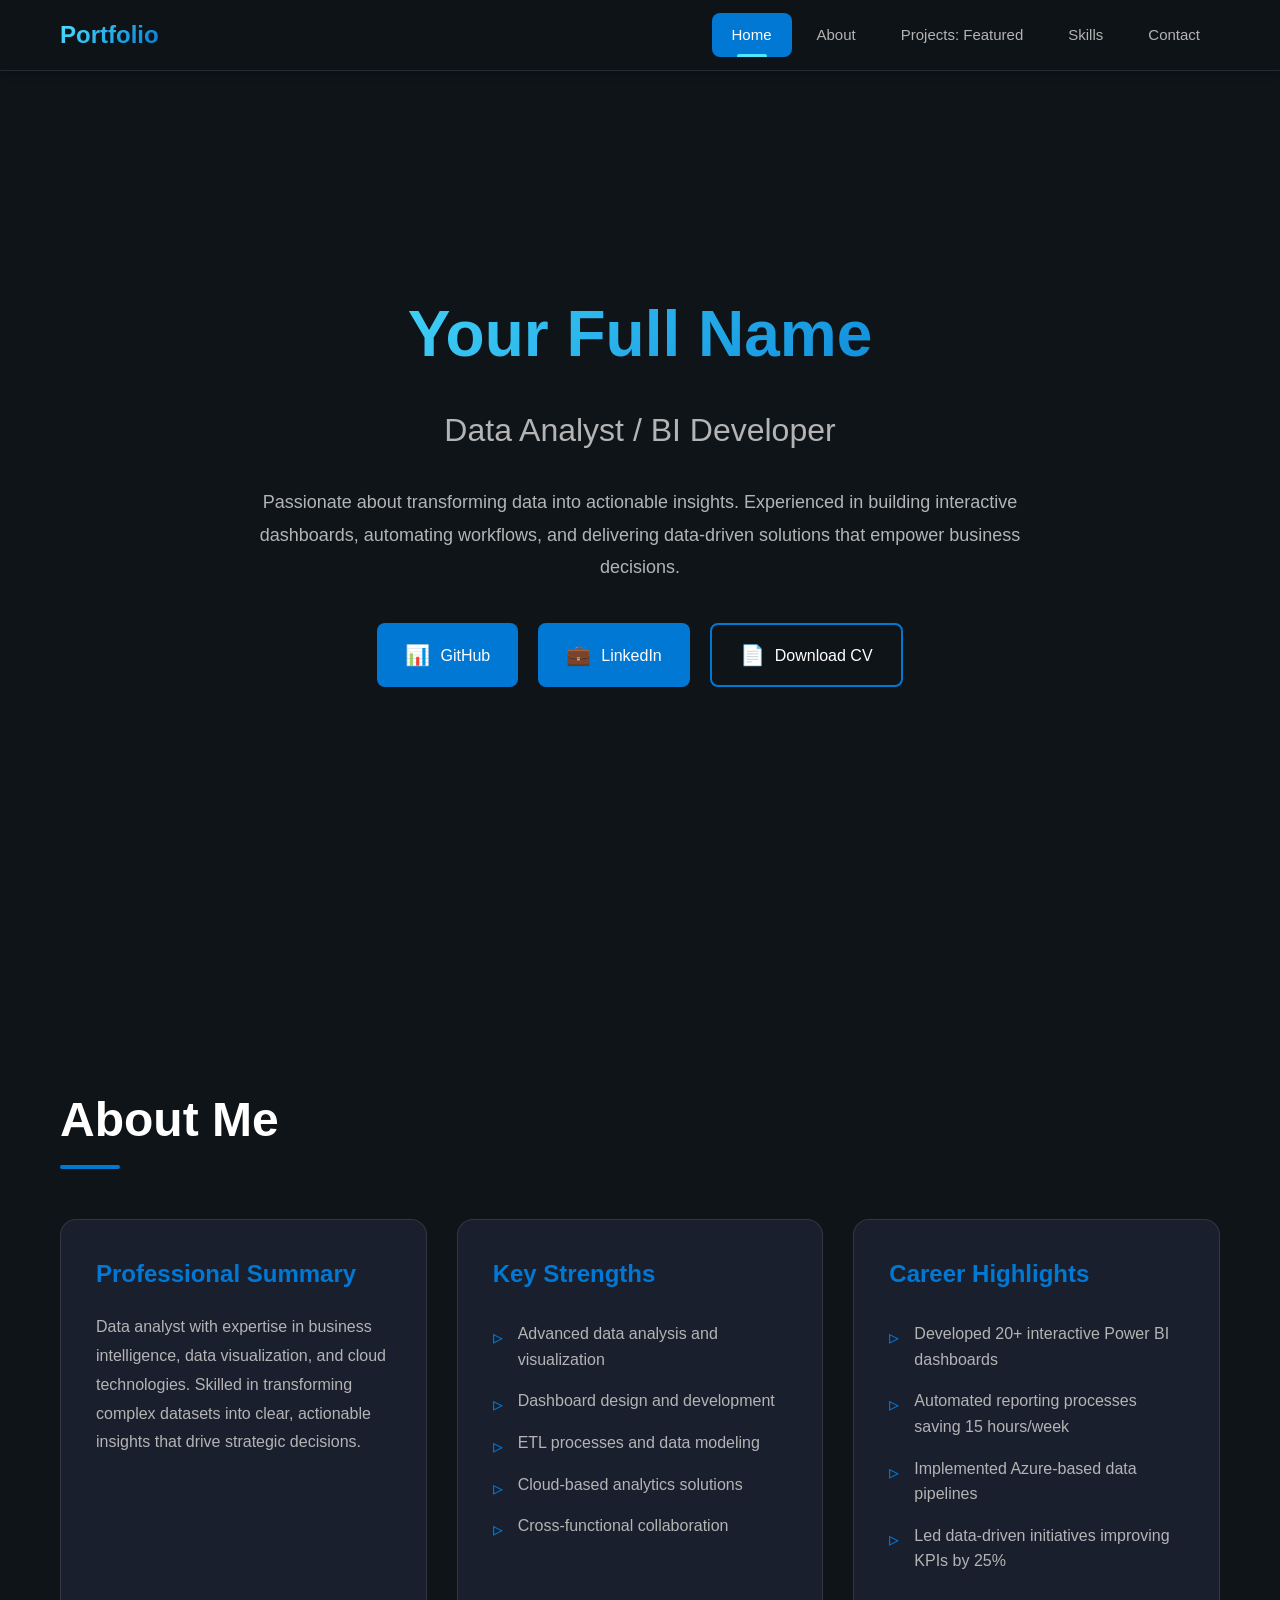
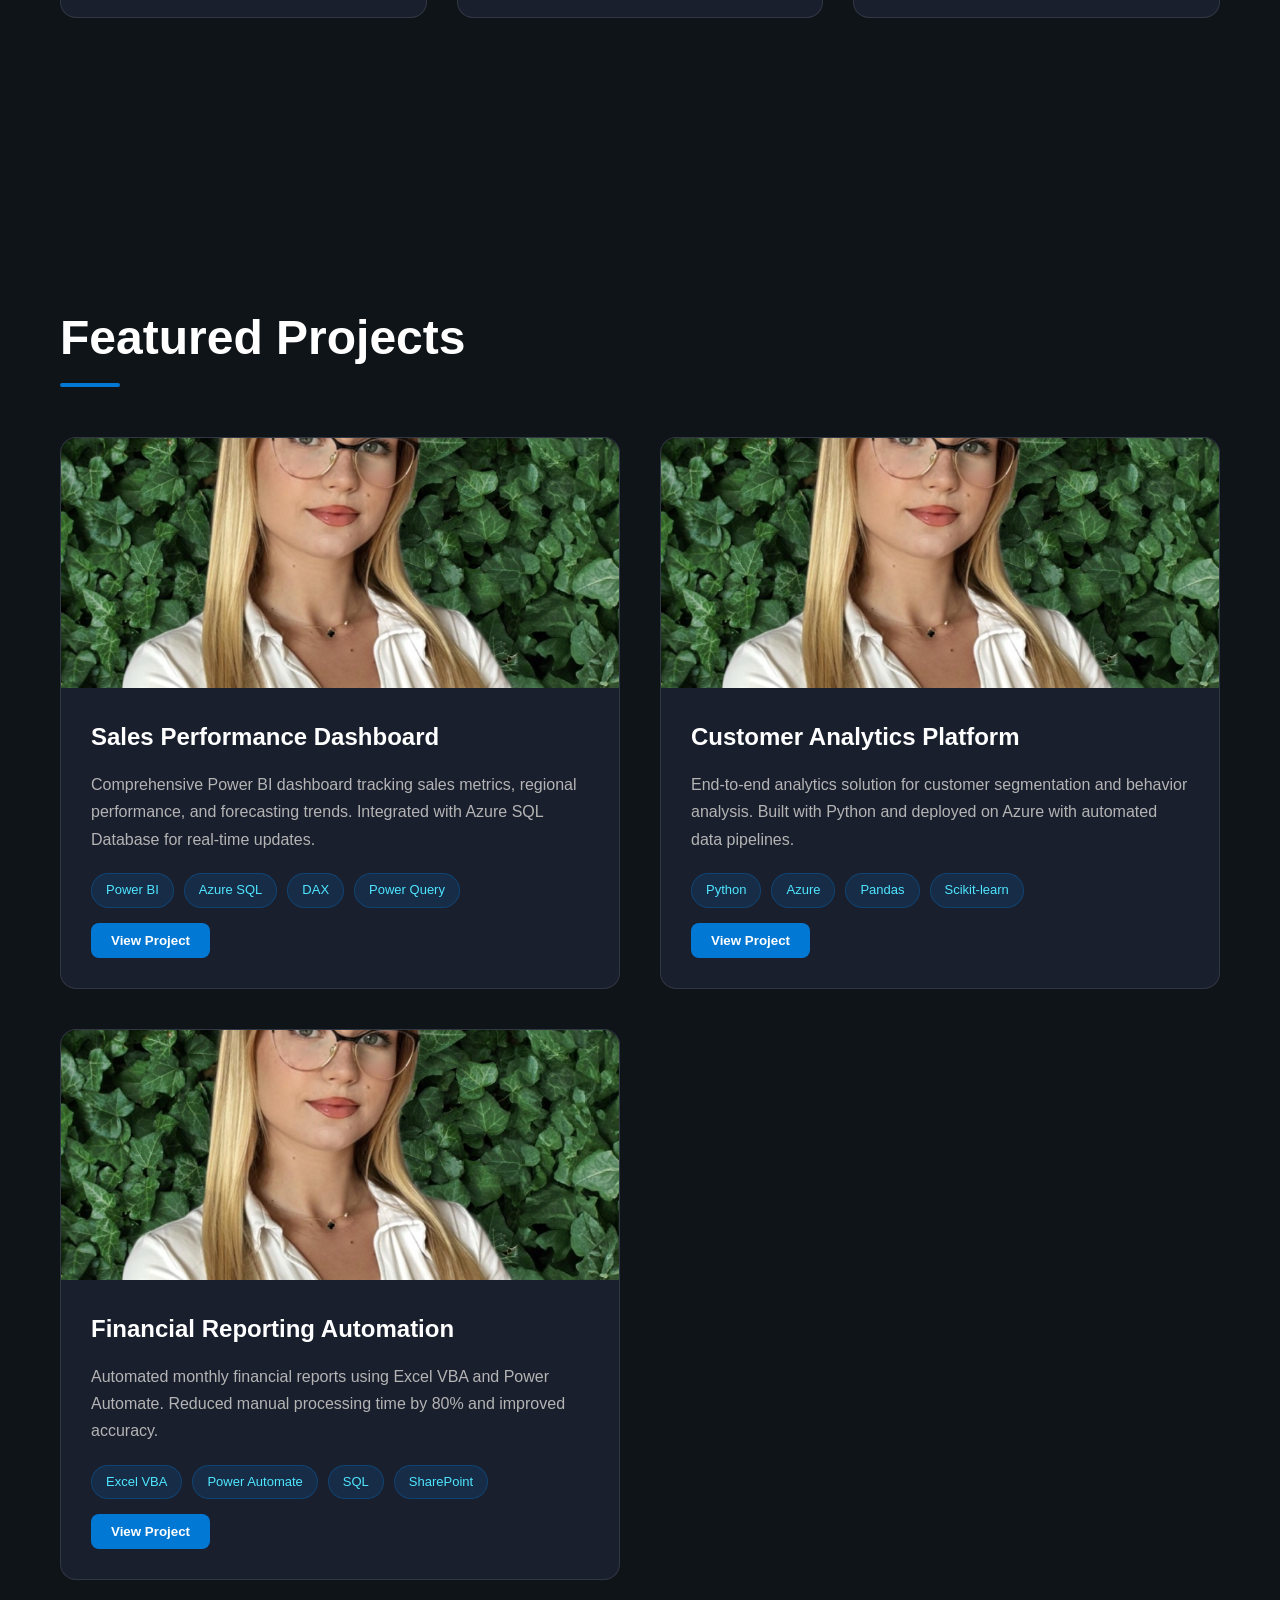
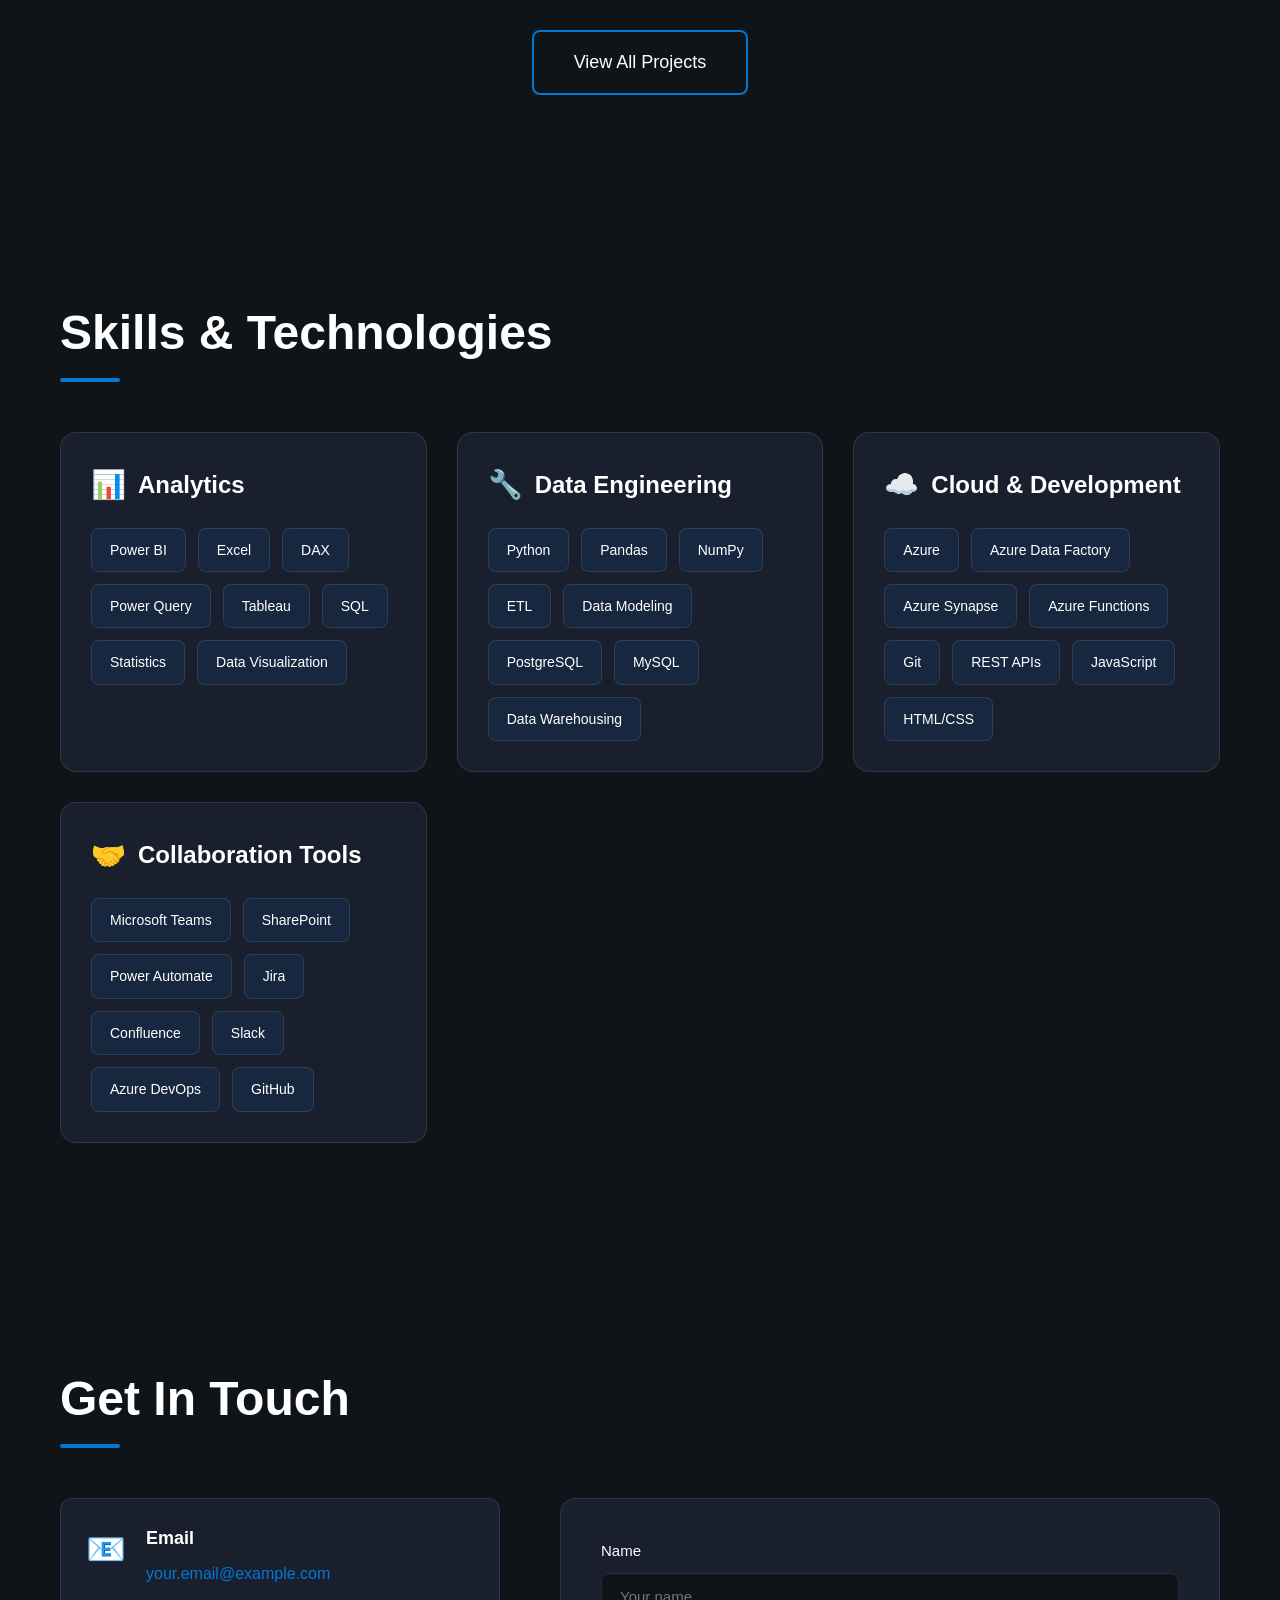
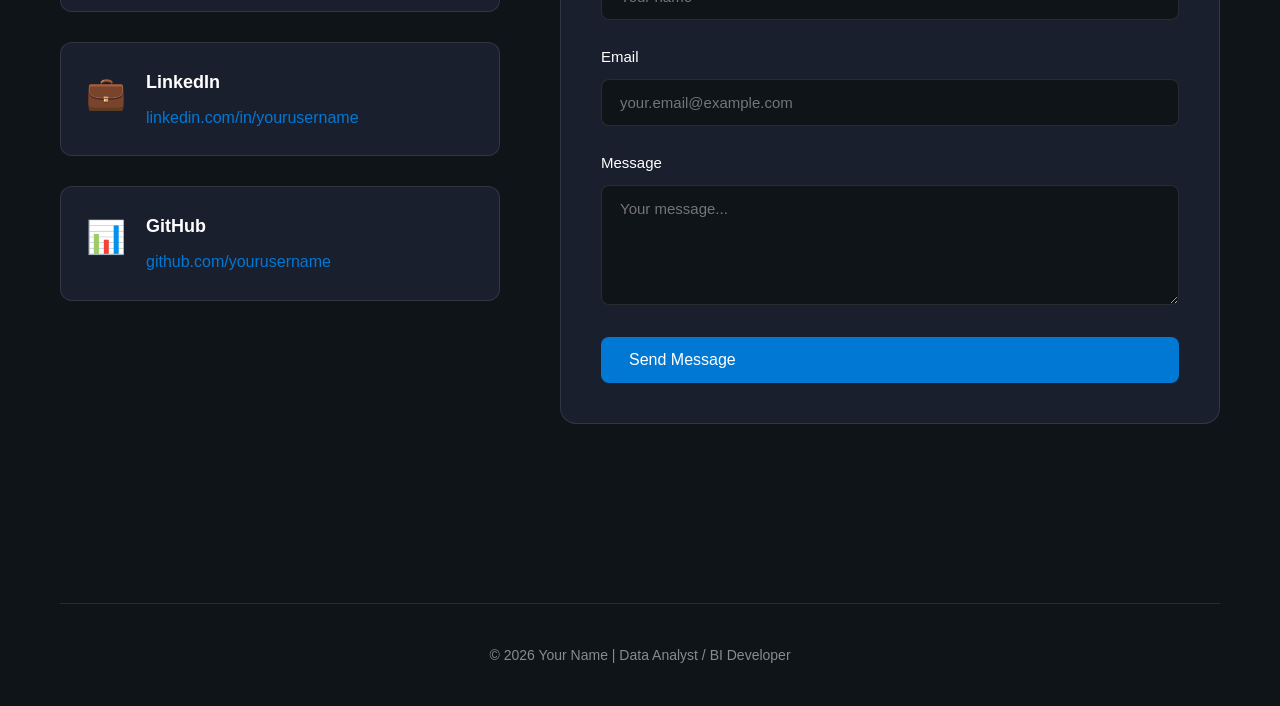
<file: index.html>
<!DOCTYPE html>
<html lang="en">
<head>
  <meta charset="UTF-8" />
  <meta name="viewport" content="width=device-width, initial-scale=1.0"/>
  <title>Portfolio | Data Analyst / BI Developer</title>
  <link rel="stylesheet" href="style.css">
</head>

<body>

  <!-- FIXED TOP NAVIGATION -->
  <nav class="top-nav">
    <div class="nav-container">
      <div class="nav-brand">Portfolio</div>
      <div class="nav-links">
        <a href="#hero" class="nav-link active" data-section="hero">Home</a>
        <a href="#about" class="nav-link" data-section="about">About</a>
        <div class="nav-dropdown">
          <a href="#featured" class="nav-link" data-section="featured">Projects: Featured</a>
          <div class="dropdown-content">
            <a href="all-projects.html">View All Projects</a>
          </div>
        </div>
        <a href="#skills" class="nav-link" data-section="skills">Skills</a>
        <a href="#contact" class="nav-link" data-section="contact">Contact</a>
      </div>
    </div>
  </nav>

  <main class="main-content">

    <!-- HERO SECTION -->
    <section id="hero" class="hero-section">
      <div class="hero-content">
        <h1 class="hero-name">Your Full Name</h1>
        <h2 class="hero-title">Data Analyst / BI Developer</h2>
        <p class="hero-intro">
          Passionate about transforming data into actionable insights. Experienced in building 
          interactive dashboards, automating workflows, and delivering data-driven solutions 
          that empower business decisions.
        </p>
        <div class="hero-buttons">
          <a href="https://github.com/yourusername" target="_blank" class="btn btn-primary">
            <span class="btn-icon">📊</span> GitHub
          </a>
          <a href="https://linkedin.com/in/yourusername" target="_blank" class="btn btn-primary">
            <span class="btn-icon">💼</span> LinkedIn
          </a>
          <a href="#" download class="btn btn-secondary">
            <span class="btn-icon">📄</span> Download CV
          </a>
        </div>
      </div>
    </section>

    <!-- ABOUT ME SECTION -->
    <section id="about" class="about-section">
      <h2 class="section-title">About Me</h2>
      <div class="about-grid">
        <div class="about-card">
          <h3>Professional Summary</h3>
          <p>
            Data analyst with expertise in business intelligence, data visualization, and cloud technologies. 
            Skilled in transforming complex datasets into clear, actionable insights that drive strategic decisions.
          </p>
        </div>
        <div class="about-card">
          <h3>Key Strengths</h3>
          <ul>
            <li>Advanced data analysis and visualization</li>
            <li>Dashboard design and development</li>
            <li>ETL processes and data modeling</li>
            <li>Cloud-based analytics solutions</li>
            <li>Cross-functional collaboration</li>
          </ul>
        </div>
        <div class="about-card">
          <h3>Career Highlights</h3>
          <ul>
            <li>Developed 20+ interactive Power BI dashboards</li>
            <li>Automated reporting processes saving 15 hours/week</li>
            <li>Implemented Azure-based data pipelines</li>
            <li>Led data-driven initiatives improving KPIs by 25%</li>
          </ul>
        </div>
      </div>
    </section>

    <!-- FEATURED PROJECTS SECTION -->
    <section id="featured" class="featured-section">
      <h2 class="section-title">Featured Projects</h2>
      <div class="featured-grid">
        
        <!-- Featured Project 1 -->
        <div class="featured-card" data-project="1">
          <div class="featured-image">
            <img src="./images/img.jpg" alt="Featured Project 1">
          </div>
          <div class="featured-content">
            <h3>Sales Performance Dashboard</h3>
            <p>
              Comprehensive Power BI dashboard tracking sales metrics, regional performance, 
              and forecasting trends. Integrated with Azure SQL Database for real-time updates.
            </p>
            <div class="tech-tags">
              <span class="tech-tag">Power BI</span>
              <span class="tech-tag">Azure SQL</span>
              <span class="tech-tag">DAX</span>
              <span class="tech-tag">Power Query</span>
            </div>
            <button class="btn-view-project" onclick="openProjectModal(1)">View Project</button>
          </div>
        </div>

        <!-- Featured Project 2 -->
        <div class="featured-card" data-project="2">
          <div class="featured-image">
            <img src="./images/img.jpg" alt="Featured Project 2">
          </div>
          <div class="featured-content">
            <h3>Customer Analytics Platform</h3>
            <p>
              End-to-end analytics solution for customer segmentation and behavior analysis. 
              Built with Python and deployed on Azure with automated data pipelines.
            </p>
            <div class="tech-tags">
              <span class="tech-tag">Python</span>
              <span class="tech-tag">Azure</span>
              <span class="tech-tag">Pandas</span>
              <span class="tech-tag">Scikit-learn</span>
            </div>
            <button class="btn-view-project" onclick="openProjectModal(2)">View Project</button>
          </div>
        </div>

        <!-- Featured Project 3 -->
        <div class="featured-card" data-project="3">
          <div class="featured-image">
            <img src="./images/img.jpg" alt="Featured Project 3">
          </div>
          <div class="featured-content">
            <h3>Financial Reporting Automation</h3>
            <p>
              Automated monthly financial reports using Excel VBA and Power Automate. 
              Reduced manual processing time by 80% and improved accuracy.
            </p>
            <div class="tech-tags">
              <span class="tech-tag">Excel VBA</span>
              <span class="tech-tag">Power Automate</span>
              <span class="tech-tag">SQL</span>
              <span class="tech-tag">SharePoint</span>
            </div>
            <button class="btn-view-project" onclick="openProjectModal(3)">View Project</button>
          </div>
        </div>

      </div>
      
      <!-- View All Projects Button -->
      <div class="view-all-container">
        <a href="all-projects.html" class="btn btn-secondary btn-large">View All Projects</a>
      </div>
    </section>

    <!-- PROJECT MODAL -->
    <div id="projectModal" class="project-modal">
      <div class="modal-overlay" onclick="closeProjectModal()"></div>
      <div class="modal-card">
        <button class="modal-close" onclick="closeProjectModal()">&times;</button>
        
        <div class="modal-image-carousel">
          <button class="carousel-btn prev" onclick="prevImage()">‹</button>
          <img id="modalImage" src="./images/img.jpg" alt="Project Image">
          <button class="carousel-btn next" onclick="nextImage()">›</button>
          <div class="carousel-indicators" id="carouselIndicators"></div>
        </div>
        
        <div class="modal-content-area">
          <h2 id="modalTitle">Project Title</h2>
          <p id="modalDescription">Project description goes here...</p>
          
          <h3>Technologies Used:</h3>
          <div class="tech-tags" id="modalTechTags"></div>
          
          <h3>Key Features:</h3>
          <ul id="modalFeatures"></ul>
          
          <div class="modal-actions">
            <a href="#" id="modalLiveLink" class="btn btn-primary" target="_blank">View Live</a>
            <a href="#" id="modalGithubLink" class="btn btn-secondary" target="_blank">GitHub</a>
          </div>
        </div>
      </div>
    </div>

    <!-- SKILLS SECTION -->
    <section id="skills" class="skills-section">
      <h2 class="section-title">Skills & Technologies</h2>
      
      <div class="skills-grid">
        
        <!-- Analytics Skills -->
        <div class="skill-category">
          <h3 class="skill-category-title">
            <span class="skill-icon">📊</span> Analytics
          </h3>
          <div class="skill-badges">
            <span class="skill-badge">Power BI</span>
            <span class="skill-badge">Excel</span>
            <span class="skill-badge">DAX</span>
            <span class="skill-badge">Power Query</span>
            <span class="skill-badge">Tableau</span>
            <span class="skill-badge">SQL</span>
            <span class="skill-badge">Statistics</span>
            <span class="skill-badge">Data Visualization</span>
          </div>
        </div>

        <!-- Data Engineering Skills -->
        <div class="skill-category">
          <h3 class="skill-category-title">
            <span class="skill-icon">🔧</span> Data Engineering
          </h3>
          <div class="skill-badges">
            <span class="skill-badge">Python</span>
            <span class="skill-badge">Pandas</span>
            <span class="skill-badge">NumPy</span>
            <span class="skill-badge">ETL</span>
            <span class="skill-badge">Data Modeling</span>
            <span class="skill-badge">PostgreSQL</span>
            <span class="skill-badge">MySQL</span>
            <span class="skill-badge">Data Warehousing</span>
          </div>
        </div>

        <!-- Cloud & Development Skills -->
        <div class="skill-category">
          <h3 class="skill-category-title">
            <span class="skill-icon">☁️</span> Cloud & Development
          </h3>
          <div class="skill-badges">
            <span class="skill-badge">Azure</span>
            <span class="skill-badge">Azure Data Factory</span>
            <span class="skill-badge">Azure Synapse</span>
            <span class="skill-badge">Azure Functions</span>
            <span class="skill-badge">Git</span>
            <span class="skill-badge">REST APIs</span>
            <span class="skill-badge">JavaScript</span>
            <span class="skill-badge">HTML/CSS</span>
          </div>
        </div>

        <!-- Collaboration Tools -->
        <div class="skill-category">
          <h3 class="skill-category-title">
            <span class="skill-icon">🤝</span> Collaboration Tools
          </h3>
          <div class="skill-badges">
            <span class="skill-badge">Microsoft Teams</span>
            <span class="skill-badge">SharePoint</span>
            <span class="skill-badge">Power Automate</span>
            <span class="skill-badge">Jira</span>
            <span class="skill-badge">Confluence</span>
            <span class="skill-badge">Slack</span>
            <span class="skill-badge">Azure DevOps</span>
            <span class="skill-badge">GitHub</span>
          </div>
        </div>

      </div>
    </section>

    <!-- CONTACT SECTION -->
    <section id="contact" class="contact-section">
      <h2 class="section-title">Get In Touch</h2>
      
      <div class="contact-grid">
        
        <!-- Contact Info -->
        <div class="contact-info">
          <div class="contact-item">
            <span class="contact-icon">📧</span>
            <div>
              <h4>Email</h4>
              <a href="mailto:your.email@example.com">your.email@example.com</a>
            </div>
          </div>
          
          <div class="contact-item">
            <span class="contact-icon">💼</span>
            <div>
              <h4>LinkedIn</h4>
              <a href="https://linkedin.com/in/yourusername" target="_blank">linkedin.com/in/yourusername</a>
            </div>
          </div>
          
          <div class="contact-item">
            <span class="contact-icon">📊</span>
            <div>
              <h4>GitHub</h4>
              <a href="https://github.com/yourusername" target="_blank">github.com/yourusername</a>
            </div>
          </div>
        </div>

        <!-- Contact Form -->
        <div class="contact-form">
          <form>
            <div class="form-group">
              <label for="name">Name</label>
              <input type="text" id="name" name="name" placeholder="Your name" required>
            </div>
            
            <div class="form-group">
              <label for="email">Email</label>
              <input type="email" id="email" name="email" placeholder="your.email@example.com" required>
            </div>
            
            <div class="form-group">
              <label for="message">Message</label>
              <textarea id="message" name="message" rows="5" placeholder="Your message..." required></textarea>
            </div>
            
            <button type="submit" class="btn btn-primary btn-full">Send Message</button>
          </form>
        </div>

      </div>
    </section>

    <!-- FOOTER -->
    <footer class="footer">
      <p>© 2026 Your Name | Data Analyst / BI Developer</p>
    </footer>

  </main>

  <script src="script.js"></script>
</body>
</html>
</file>
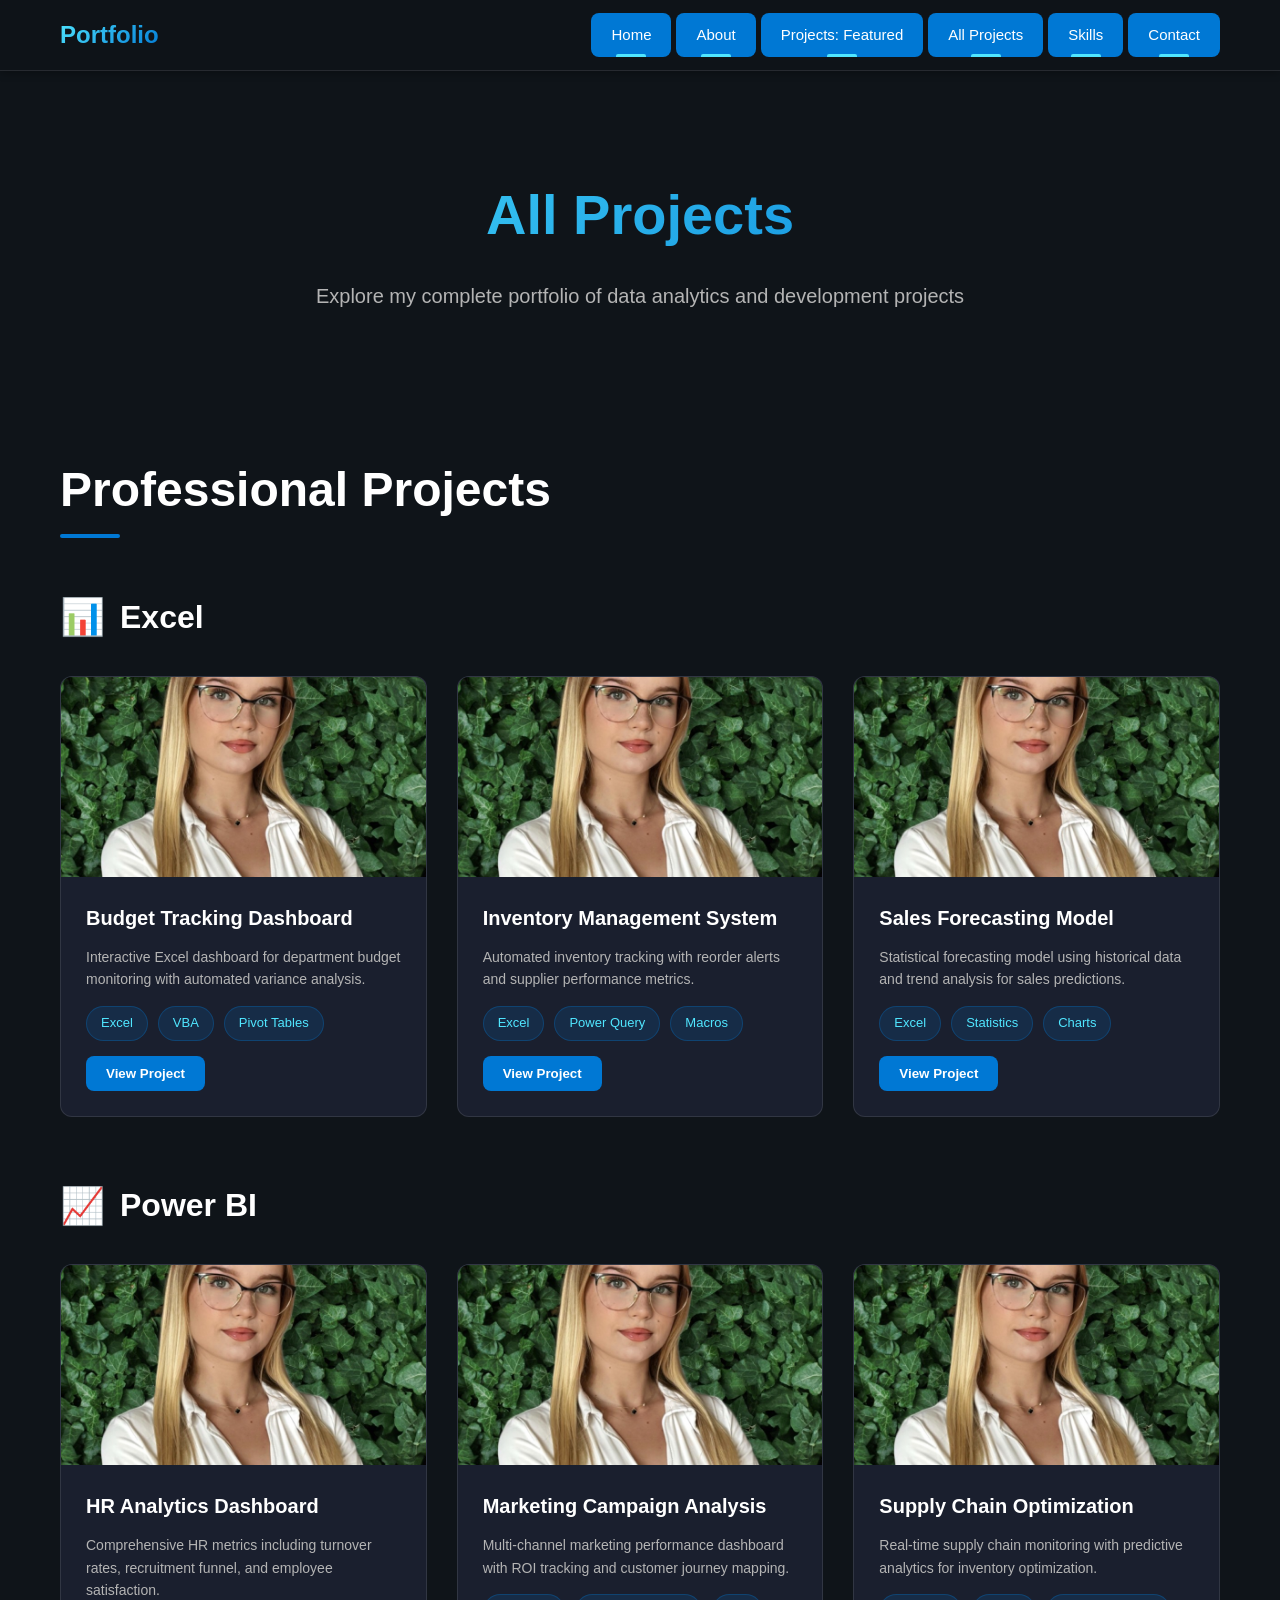
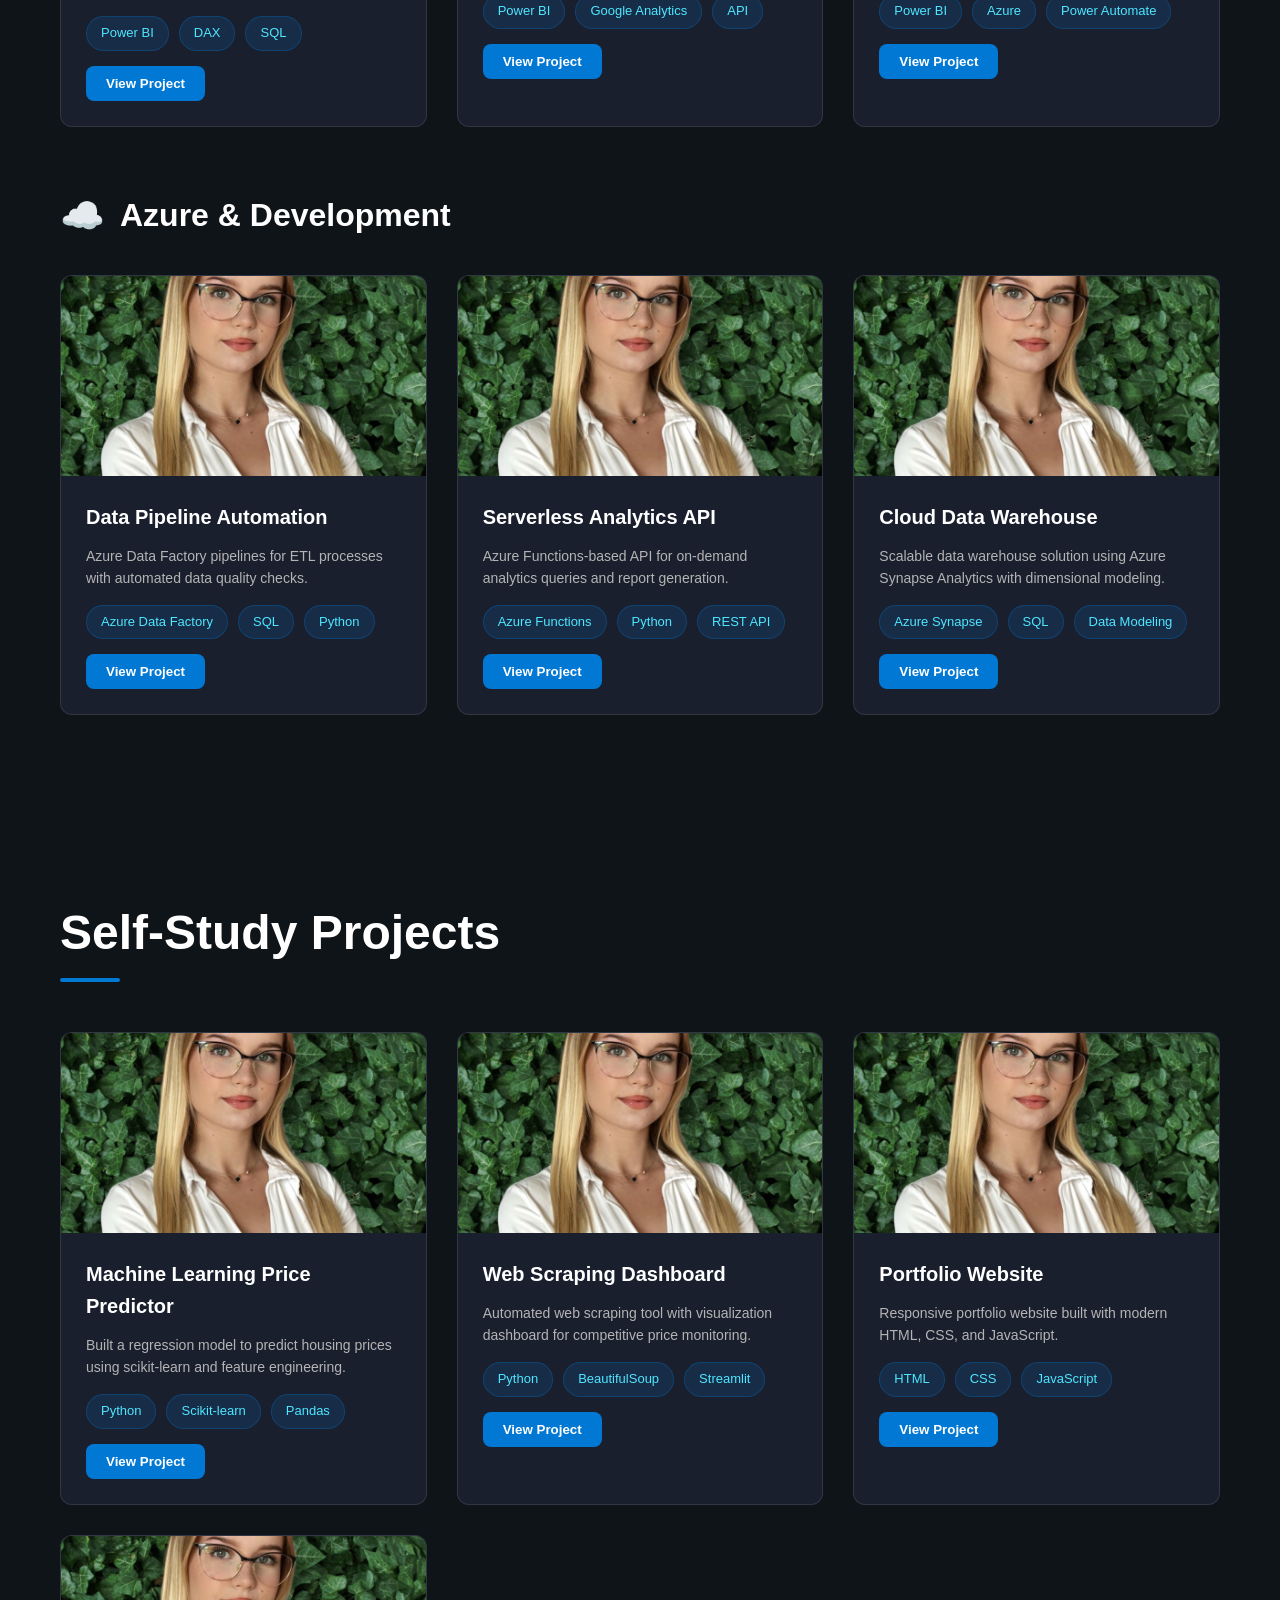
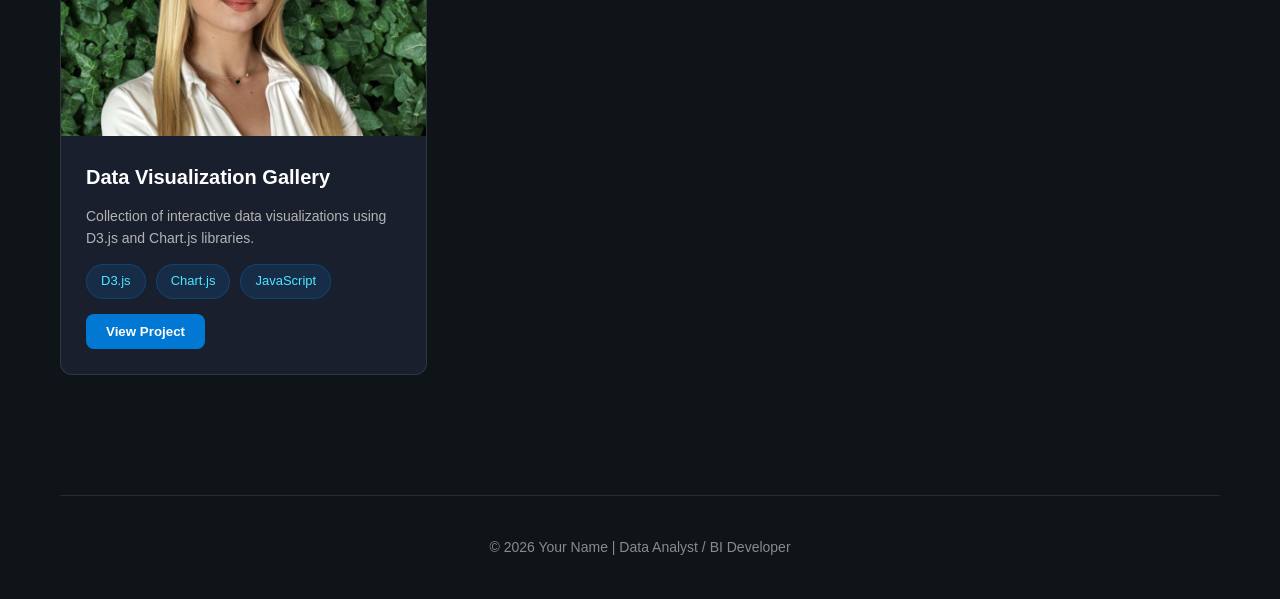
<file: all-projects.html>
<!DOCTYPE html>
<html lang="en">
<head>
  <meta charset="UTF-8" />
  <meta name="viewport" content="width=device-width, initial-scale=1.0"/>
  <title>All Projects | Portfolio</title>
  <link rel="stylesheet" href="style.css">
</head>

<body>

  <!-- FIXED TOP NAVIGATION -->
  <nav class="top-nav">
    <div class="nav-container">
      <div class="nav-brand"><a href="index.html" style="text-decoration: none; color: inherit;">Portfolio</a></div>
      <div class="nav-links">
        <a href="index.html#hero" class="nav-link">Home</a>
        <a href="index.html#about" class="nav-link">About</a>
        <a href="index.html#featured" class="nav-link">Projects: Featured</a>
        <a href="#" class="nav-link active">All Projects</a>
        <a href="index.html#skills" class="nav-link">Skills</a>
        <a href="index.html#contact" class="nav-link">Contact</a>
      </div>
    </div>
  </nav>

  <main class="main-content">

    <!-- PAGE HEADER -->
    <section class="page-header">
      <h1 class="page-title">All Projects</h1>
      <p class="page-subtitle">Explore my complete portfolio of data analytics and development projects</p>
    </section>

    <!-- PROFESSIONAL PROJECTS SECTION -->
    <section class="all-projects-section">
      <h2 class="section-title">Professional Projects</h2>

      <!-- Excel Category -->
      <div class="project-category">
        <h3 class="category-title">
          <span class="category-icon">📊</span> Excel
        </h3>
        <div class="project-grid">
          
          <!-- Excel Project 1 - Add more projects by copying this card structure -->
          <div class="project-card" data-project="excel-1">
            <div class="project-thumbnail">
              <img src="./images/img.jpg" alt="Excel Project 1">
            </div>
            <div class="project-info">
              <h4>Budget Tracking Dashboard</h4>
              <p>Interactive Excel dashboard for department budget monitoring with automated variance analysis.</p>
              <div class="tech-tags">
                <span class="tech-tag">Excel</span>
                <span class="tech-tag">VBA</span>
                <span class="tech-tag">Pivot Tables</span>
              </div>
              <button class="btn-view-project" onclick="openProjectModal('excel-1')">View Project</button>
            </div>
          </div>

          <!-- Excel Project 2 -->
          <div class="project-card" data-project="excel-2">
            <div class="project-thumbnail">
              <img src="./images/img.jpg" alt="Excel Project 2">
            </div>
            <div class="project-info">
              <h4>Inventory Management System</h4>
              <p>Automated inventory tracking with reorder alerts and supplier performance metrics.</p>
              <div class="tech-tags">
                <span class="tech-tag">Excel</span>
                <span class="tech-tag">Power Query</span>
                <span class="tech-tag">Macros</span>
              </div>
              <button class="btn-view-project" onclick="openProjectModal('excel-2')">View Project</button>
            </div>
          </div>

          <!-- Excel Project 3 -->
          <div class="project-card" data-project="excel-3">
            <div class="project-thumbnail">
              <img src="./images/img.jpg" alt="Excel Project 3">
            </div>
            <div class="project-info">
              <h4>Sales Forecasting Model</h4>
              <p>Statistical forecasting model using historical data and trend analysis for sales predictions.</p>
              <div class="tech-tags">
                <span class="tech-tag">Excel</span>
                <span class="tech-tag">Statistics</span>
                <span class="tech-tag">Charts</span>
              </div>
              <button class="btn-view-project" onclick="openProjectModal('excel-3')">View Project</button>
            </div>
          </div>

        </div>
      </div>

      <!-- Power BI Category -->
      <div class="project-category">
        <h3 class="category-title">
          <span class="category-icon">📈</span> Power BI
        </h3>
        <div class="project-grid">
          
          <!-- Power BI Project 1 - Add more projects by copying this card structure -->
          <div class="project-card" data-project="powerbi-1">
            <div class="project-thumbnail">
              <img src="./images/img.jpg" alt="Power BI Project 1">
            </div>
            <div class="project-info">
              <h4>HR Analytics Dashboard</h4>
              <p>Comprehensive HR metrics including turnover rates, recruitment funnel, and employee satisfaction.</p>
              <div class="tech-tags">
                <span class="tech-tag">Power BI</span>
                <span class="tech-tag">DAX</span>
                <span class="tech-tag">SQL</span>
              </div>
              <button class="btn-view-project" onclick="openProjectModal('powerbi-1')">View Project</button>
            </div>
          </div>

          <!-- Power BI Project 2 -->
          <div class="project-card" data-project="powerbi-2">
            <div class="project-thumbnail">
              <img src="./images/img.jpg" alt="Power BI Project 2">
            </div>
            <div class="project-info">
              <h4>Marketing Campaign Analysis</h4>
              <p>Multi-channel marketing performance dashboard with ROI tracking and customer journey mapping.</p>
              <div class="tech-tags">
                <span class="tech-tag">Power BI</span>
                <span class="tech-tag">Google Analytics</span>
                <span class="tech-tag">API</span>
              </div>
              <button class="btn-view-project" onclick="openProjectModal('powerbi-2')">View Project</button>
            </div>
          </div>

          <!-- Power BI Project 3 -->
          <div class="project-card" data-project="powerbi-3">
            <div class="project-thumbnail">
              <img src="./images/img.jpg" alt="Power BI Project 3">
            </div>
            <div class="project-info">
              <h4>Supply Chain Optimization</h4>
              <p>Real-time supply chain monitoring with predictive analytics for inventory optimization.</p>
              <div class="tech-tags">
                <span class="tech-tag">Power BI</span>
                <span class="tech-tag">Azure</span>
                <span class="tech-tag">Power Automate</span>
              </div>
              <button class="btn-view-project" onclick="openProjectModal('powerbi-3')">View Project</button>
            </div>
          </div>

        </div>
      </div>

      <!-- Azure & Dev Category -->
      <div class="project-category">
        <h3 class="category-title">
          <span class="category-icon">☁️</span> Azure & Development
        </h3>
        <div class="project-grid">
          
          <!-- Azure Project 1 - Add more projects by copying this card structure -->
          <div class="project-card" data-project="azure-1">
            <div class="project-thumbnail">
              <img src="./images/img.jpg" alt="Azure Project 1">
            </div>
            <div class="project-info">
              <h4>Data Pipeline Automation</h4>
              <p>Azure Data Factory pipelines for ETL processes with automated data quality checks.</p>
              <div class="tech-tags">
                <span class="tech-tag">Azure Data Factory</span>
                <span class="tech-tag">SQL</span>
                <span class="tech-tag">Python</span>
              </div>
              <button class="btn-view-project" onclick="openProjectModal('azure-1')">View Project</button>
            </div>
          </div>

          <!-- Azure Project 2 -->
          <div class="project-card" data-project="azure-2">
            <div class="project-thumbnail">
              <img src="./images/img.jpg" alt="Azure Project 2">
            </div>
            <div class="project-info">
              <h4>Serverless Analytics API</h4>
              <p>Azure Functions-based API for on-demand analytics queries and report generation.</p>
              <div class="tech-tags">
                <span class="tech-tag">Azure Functions</span>
                <span class="tech-tag">Python</span>
                <span class="tech-tag">REST API</span>
              </div>
              <button class="btn-view-project" onclick="openProjectModal('azure-2')">View Project</button>
            </div>
          </div>

          <!-- Azure Project 3 -->
          <div class="project-card" data-project="azure-3">
            <div class="project-thumbnail">
              <img src="./images/img.jpg" alt="Azure Project 3">
            </div>
            <div class="project-info">
              <h4>Cloud Data Warehouse</h4>
              <p>Scalable data warehouse solution using Azure Synapse Analytics with dimensional modeling.</p>
              <div class="tech-tags">
                <span class="tech-tag">Azure Synapse</span>
                <span class="tech-tag">SQL</span>
                <span class="tech-tag">Data Modeling</span>
              </div>
              <button class="btn-view-project" onclick="openProjectModal('azure-3')">View Project</button>
            </div>
          </div>

        </div>
      </div>

    </section>

    <!-- SELF-STUDY PROJECTS SECTION -->
    <section class="all-projects-section">
      <h2 class="section-title">Self-Study Projects</h2>
      <div class="project-grid">
        
        <!-- Self-Study Project 1 - Add more projects by copying this card structure -->
        <div class="project-card" data-project="self-1">
          <div class="project-thumbnail">
            <img src="./images/img.jpg" alt="Self-Study Project 1">
          </div>
          <div class="project-info">
            <h4>Machine Learning Price Predictor</h4>
            <p>Built a regression model to predict housing prices using scikit-learn and feature engineering.</p>
            <div class="tech-tags">
              <span class="tech-tag">Python</span>
              <span class="tech-tag">Scikit-learn</span>
              <span class="tech-tag">Pandas</span>
            </div>
            <button class="btn-view-project" onclick="openProjectModal('self-1')">View Project</button>
          </div>
        </div>

        <!-- Self-Study Project 2 -->
        <div class="project-card" data-project="self-2">
          <div class="project-thumbnail">
            <img src="./images/img.jpg" alt="Self-Study Project 2">
          </div>
          <div class="project-info">
            <h4>Web Scraping Dashboard</h4>
            <p>Automated web scraping tool with visualization dashboard for competitive price monitoring.</p>
            <div class="tech-tags">
              <span class="tech-tag">Python</span>
              <span class="tech-tag">BeautifulSoup</span>
              <span class="tech-tag">Streamlit</span>
            </div>
            <button class="btn-view-project" onclick="openProjectModal('self-2')">View Project</button>
          </div>
        </div>

        <!-- Self-Study Project 3 -->
        <div class="project-card" data-project="self-3">
          <div class="project-thumbnail">
            <img src="./images/img.jpg" alt="Self-Study Project 3">
          </div>
          <div class="project-info">
            <h4>Portfolio Website</h4>
            <p>Responsive portfolio website built with modern HTML, CSS, and JavaScript.</p>
            <div class="tech-tags">
              <span class="tech-tag">HTML</span>
              <span class="tech-tag">CSS</span>
              <span class="tech-tag">JavaScript</span>
            </div>
            <button class="btn-view-project" onclick="openProjectModal('self-3')">View Project</button>
          </div>
        </div>

        <!-- Self-Study Project 4 -->
        <div class="project-card" data-project="self-4">
          <div class="project-thumbnail">
            <img src="./images/img.jpg" alt="Self-Study Project 4">
          </div>
          <div class="project-info">
            <h4>Data Visualization Gallery</h4>
            <p>Collection of interactive data visualizations using D3.js and Chart.js libraries.</p>
            <div class="tech-tags">
              <span class="tech-tag">D3.js</span>
              <span class="tech-tag">Chart.js</span>
              <span class="tech-tag">JavaScript</span>
            </div>
            <button class="btn-view-project" onclick="openProjectModal('self-4')">View Project</button>
          </div>
        </div>

      </div>
    </section>

    <!-- PROJECT MODAL -->
    <div id="projectModal" class="project-modal">
      <div class="modal-overlay" onclick="closeProjectModal()"></div>
      <div class="modal-card">
        <button class="modal-close" onclick="closeProjectModal()">&times;</button>
        
        <div class="modal-image-carousel">
          <button class="carousel-btn prev" onclick="prevImage()">‹</button>
          <img id="modalImage" src="./images/img.jpg" alt="Project Image">
          <button class="carousel-btn next" onclick="nextImage()">›</button>
          <div class="carousel-indicators" id="carouselIndicators"></div>
        </div>
        
        <div class="modal-content-area">
          <h2 id="modalTitle">Project Title</h2>
          <p id="modalDescription">Project description goes here...</p>
          
          <h3>Technologies Used:</h3>
          <div class="tech-tags" id="modalTechTags"></div>
          
          <h3>Key Features:</h3>
          <ul id="modalFeatures"></ul>
          
          <div class="modal-actions">
            <a href="#" id="modalLiveLink" class="btn btn-primary" target="_blank">View Live</a>
            <a href="#" id="modalGithubLink" class="btn btn-secondary" target="_blank">GitHub</a>
          </div>
        </div>
      </div>
    </div>

    <!-- FOOTER -->
    <footer class="footer">
      <p>© 2026 Your Name | Data Analyst / BI Developer</p>
    </footer>

  </main>

  <script src="script.js"></script>
</body>
</html>
</file>
<file: style.css>
/* ===================================
   GLOBAL STYLES & RESET
   =================================== */

* {
  margin: 0;
  padding: 0;
  box-sizing: border-box;
}

:root {
  /* Microsoft Fluent Design Colors */
  --azure-blue: #0078D4;
  --azure-blue-hover: #106EBE;
  --azure-blue-light: #50E6FF;
  --dark-bg: #0F1419;
  --dark-card: #1A1F2E;
  --dark-card-hover: #252B3A;
  --text-primary: #FFFFFF;
  --text-secondary: #B4B4B4;
  --text-muted: #8A8A8A;
  --border-color: rgba(255, 255, 255, 0.1);
  --shadow-sm: 0 2px 8px rgba(0, 0, 0, 0.3);
  --shadow-md: 0 4px 16px rgba(0, 0, 0, 0.4);
  --shadow-lg: 0 8px 32px rgba(0, 0, 0, 0.5);
}

html {
  scroll-behavior: smooth;
}

body {
  font-family: 'Segoe UI', Tahoma, Geneva, Verdana, sans-serif;
  background: var(--dark-bg);
  color: var(--text-primary);
  line-height: 1.6;
  overflow-x: hidden;
}

/* ===================================
   FIXED TOP NAVIGATION
   =================================== */

.top-nav {
  position: fixed;
  top: 0;
  left: 0;
  right: 0;
  z-index: 1000;
  background: rgba(15, 20, 25, 0.95);
  backdrop-filter: blur(10px);
  border-bottom: 1px solid var(--border-color);
  box-shadow: var(--shadow-sm);
}

.nav-container {
  max-width: 1400px;
  margin: 0 auto;
  padding: 0 60px;
  display: flex;
  align-items: center;
  justify-content: space-between;
  height: 70px;
}

.nav-brand {
  font-size: 24px;
  font-weight: 700;
  color: var(--text-primary);
  background: linear-gradient(135deg, var(--azure-blue-light), var(--azure-blue));
  -webkit-background-clip: text;
  -webkit-text-fill-color: transparent;
  background-clip: text;
}

.nav-links {
  display: flex;
  gap: 5px;
  align-items: center;
}

.nav-link {
  color: var(--text-secondary);
  text-decoration: none;
  padding: 10px 20px;
  border-radius: 8px;
  font-size: 15px;
  font-weight: 500;
  transition: all 0.3s ease;
  position: relative;
}

.nav-link:hover {
  color: var(--text-primary);
  background: rgba(0, 120, 212, 0.1);
}

.nav-link.active {
  color: var(--text-primary);
  background: var(--azure-blue);
}

.nav-link.active::after {
  content: '';
  position: absolute;
  bottom: 0;
  left: 50%;
  transform: translateX(-50%);
  width: 30px;
  height: 3px;
  background: var(--azure-blue-light);
  border-radius: 2px 2px 0 0;
}

/* Navigation Dropdown */
.nav-dropdown {
  position: relative;
  display: inline-block;
}

.dropdown-content {
  display: none;
  position: absolute;
  top: 100%;
  left: 0;
  background: var(--dark-card);
  min-width: 200px;
  box-shadow: var(--shadow-lg);
  border-radius: 8px;
  border: 1px solid var(--border-color);
  margin-top: 5px;
  z-index: 1001;
}

.nav-dropdown:hover .dropdown-content {
  display: block;
}

.dropdown-content a {
  color: var(--text-secondary);
  padding: 12px 20px;
  text-decoration: none;
  display: block;
  font-size: 15px;
  font-weight: 500;
  transition: all 0.3s ease;
  border-radius: 6px;
  margin: 5px;
}

.dropdown-content a:hover {
  background: rgba(0, 120, 212, 0.1);
  color: var(--text-primary);
}

/* ===================================
   MAIN CONTENT LAYOUT
   =================================== */

.main-content {
  max-width: 1400px;
  margin: 0 auto;
  padding: 0 60px;
}

section {
  min-height: 100vh;
  padding: 100px 0;
  display: flex;
  flex-direction: column;
  justify-content: center;
  scroll-margin-top: 70px;
}

section:first-of-type {
  padding-top: 170px;
}

.section-title {
  font-size: 48px;
  font-weight: 600;
  margin-bottom: 60px;
  color: var(--text-primary);
  position: relative;
  display: inline-block;
}

.section-title::after {
  content: '';
  position: absolute;
  bottom: -10px;
  left: 0;
  width: 60px;
  height: 4px;
  background: var(--azure-blue);
  border-radius: 2px;
}

/* ===================================
   HERO SECTION
   =================================== */

.hero-section {
  display: flex;
  align-items: center;
  justify-content: center;
  text-align: center;
}

.hero-content {
  max-width: 800px;
}

.hero-name {
  font-size: 64px;
  font-weight: 700;
  margin-bottom: 20px;
  background: linear-gradient(135deg, var(--azure-blue-light), var(--azure-blue));
  -webkit-background-clip: text;
  -webkit-text-fill-color: transparent;
  background-clip: text;
}

.hero-title {
  font-size: 32px;
  font-weight: 400;
  color: var(--text-secondary);
  margin-bottom: 30px;
}

.hero-intro {
  font-size: 18px;
  color: var(--text-secondary);
  line-height: 1.8;
  margin-bottom: 40px;
}

.hero-buttons {
  display: flex;
  gap: 20px;
  justify-content: center;
  flex-wrap: wrap;
}

/* ===================================
   BUTTONS
   =================================== */

.btn {
  display: inline-flex;
  align-items: center;
  gap: 10px;
  padding: 14px 28px;
  border-radius: 8px;
  font-size: 16px;
  font-weight: 500;
  text-decoration: none;
  transition: all 0.3s ease;
  cursor: pointer;
  border: none;
}

.btn-primary {
  background: var(--azure-blue);
  color: var(--text-primary);
}

.btn-primary:hover {
  background: var(--azure-blue-hover);
  transform: translateY(-2px);
  box-shadow: var(--shadow-md);
}

.btn-secondary {
  background: transparent;
  color: var(--text-primary);
  border: 2px solid var(--azure-blue);
}

.btn-secondary:hover {
  background: var(--azure-blue);
  transform: translateY(-2px);
  box-shadow: var(--shadow-md);
}

.btn-full {
  width: 100%;
}

.btn-icon {
  font-size: 20px;
}

.btn-view-project {
  display: inline-block;
  background: var(--azure-blue);
  color: var(--text-primary);
  font-weight: 600;
  text-decoration: none;
  margin-top: 15px;
  padding: 10px 20px;
  border-radius: 8px;
  border: none;
  cursor: pointer;
  transition: all 0.3s ease;
}

.btn-view-project:hover {
  background: var(--azure-blue-hover);
  transform: translateY(-2px);
  box-shadow: var(--shadow-md);
}

.btn-large {
  padding: 16px 40px;
  font-size: 18px;
}

.view-all-container {
  display: flex;
  justify-content: center;
  margin-top: 50px;
}

/* ===================================
   ABOUT SECTION
   =================================== */

.about-grid {
  display: grid;
  grid-template-columns: repeat(auto-fit, minmax(320px, 1fr));
  gap: 30px;
}

.about-card {
  background: var(--dark-card);
  padding: 35px;
  border-radius: 16px;
  border: 1px solid var(--border-color);
  transition: all 0.3s ease;
}

.about-card:hover {
  transform: translateY(-5px);
  box-shadow: var(--shadow-lg);
  border-color: var(--azure-blue);
}

.about-card h3 {
  font-size: 24px;
  margin-bottom: 20px;
  color: var(--azure-blue);
}

.about-card p {
  color: var(--text-secondary);
  line-height: 1.8;
}

.about-card ul {
  list-style: none;
  color: var(--text-secondary);
}

.about-card ul li {
  padding: 8px 0;
  padding-left: 25px;
  position: relative;
}

.about-card ul li::before {
  content: '▹';
  position: absolute;
  left: 0;
  color: var(--azure-blue);
  font-size: 20px;
}

/* ===================================
   FEATURED PROJECTS SECTION
   =================================== */

.featured-grid {
  display: grid;
  grid-template-columns: repeat(auto-fit, minmax(380px, 1fr));
  gap: 40px;
}

.featured-card {
  background: var(--dark-card);
  border-radius: 16px;
  overflow: hidden;
  border: 1px solid var(--border-color);
  transition: all 0.3s ease;
}

.featured-card:hover {
  transform: translateY(-8px);
  box-shadow: var(--shadow-lg);
  border-color: var(--azure-blue);
}

.featured-image {
  width: 100%;
  height: 250px;
  overflow: hidden;
  background: var(--dark-bg);
}

.featured-image img {
  width: 100%;
  height: 100%;
  object-fit: cover;
  transition: transform 0.3s ease;
}

.featured-card:hover .featured-image img {
  transform: scale(1.05);
}

.featured-content {
  padding: 30px;
}

.featured-content h3 {
  font-size: 24px;
  margin-bottom: 15px;
  color: var(--text-primary);
}

.featured-content p {
  color: var(--text-secondary);
  line-height: 1.7;
  margin-bottom: 20px;
}

/* ===================================
   PROFESSIONAL PROJECTS SECTION
   =================================== */

.project-category {
  margin-bottom: 60px;
}

.category-title {
  font-size: 32px;
  font-weight: 600;
  margin-bottom: 30px;
  color: var(--text-primary);
  display: flex;
  align-items: center;
  gap: 15px;
}

.category-icon {
  font-size: 36px;
}

.project-grid {
  display: grid;
  grid-template-columns: repeat(auto-fill, minmax(320px, 1fr));
  gap: 30px;
}

.project-card {
  background: var(--dark-card);
  border-radius: 12px;
  overflow: hidden;
  border: 1px solid var(--border-color);
  transition: all 0.3s ease;
  cursor: pointer;
}

.project-card:hover {
  transform: translateY(-5px);
  box-shadow: var(--shadow-md);
  border-color: var(--azure-blue);
}

.project-thumbnail {
  width: 100%;
  height: 200px;
  overflow: hidden;
  background: var(--dark-bg);
}

.project-thumbnail img {
  width: 100%;
  height: 100%;
  object-fit: cover;
  transition: transform 0.3s ease;
}

.project-card:hover .project-thumbnail img {
  transform: scale(1.08);
}

.project-info {
  padding: 25px;
}

.project-info h4 {
  font-size: 20px;
  margin-bottom: 12px;
  color: var(--text-primary);
}

.project-info p {
  color: var(--text-secondary);
  font-size: 14px;
  line-height: 1.6;
  margin-bottom: 15px;
}

/* ===================================
   TECH TAGS / BADGES
   =================================== */

.tech-tags {
  display: flex;
  flex-wrap: wrap;
  gap: 10px;
}

.tech-tag {
  background: rgba(0, 120, 212, 0.15);
  color: var(--azure-blue-light);
  padding: 6px 14px;
  border-radius: 20px;
  font-size: 13px;
  font-weight: 500;
  border: 1px solid rgba(0, 120, 212, 0.3);
  transition: all 0.3s ease;
}

.tech-tag:hover {
  background: rgba(0, 120, 212, 0.25);
  border-color: var(--azure-blue);
}

/* ===================================
   SKILLS SECTION
   =================================== */

.skills-grid {
  display: grid;
  grid-template-columns: repeat(auto-fit, minmax(300px, 1fr));
  gap: 30px;
}

.skill-category {
  background: var(--dark-card);
  padding: 30px;
  border-radius: 16px;
  border: 1px solid var(--border-color);
  transition: all 0.3s ease;
}

.skill-category:hover {
  transform: translateY(-5px);
  box-shadow: var(--shadow-md);
  border-color: var(--azure-blue);
}

.skill-category-title {
  font-size: 24px;
  margin-bottom: 20px;
  color: var(--text-primary);
  display: flex;
  align-items: center;
  gap: 12px;
}

.skill-icon {
  font-size: 28px;
}

.skill-badges {
  display: flex;
  flex-wrap: wrap;
  gap: 12px;
}

.skill-badge {
  background: rgba(0, 120, 212, 0.1);
  color: var(--text-primary);
  padding: 10px 18px;
  border-radius: 8px;
  font-size: 14px;
  font-weight: 500;
  border: 1px solid var(--border-color);
  transition: all 0.3s ease;
}

.skill-badge:hover {
  background: var(--azure-blue);
  border-color: var(--azure-blue);
  transform: translateY(-2px);
}

/* ===================================
   CONTACT SECTION
   =================================== */

.contact-grid {
  display: grid;
  grid-template-columns: 1fr 1.5fr;
  gap: 60px;
  align-items: start;
}

.contact-info {
  display: flex;
  flex-direction: column;
  gap: 30px;
}

.contact-item {
  display: flex;
  align-items: flex-start;
  gap: 20px;
  background: var(--dark-card);
  padding: 25px;
  border-radius: 12px;
  border: 1px solid var(--border-color);
  transition: all 0.3s ease;
}

.contact-item:hover {
  border-color: var(--azure-blue);
  transform: translateX(5px);
}

.contact-icon {
  font-size: 32px;
  flex-shrink: 0;
}

.contact-item h4 {
  font-size: 18px;
  margin-bottom: 8px;
  color: var(--text-primary);
}

.contact-item a {
  color: var(--azure-blue);
  text-decoration: none;
  transition: color 0.3s ease;
}

.contact-item a:hover {
  color: var(--azure-blue-light);
}

/* ===================================
   CONTACT FORM
   =================================== */

.contact-form {
  background: var(--dark-card);
  padding: 40px;
  border-radius: 16px;
  border: 1px solid var(--border-color);
}

.form-group {
  margin-bottom: 25px;
}

.form-group label {
  display: block;
  margin-bottom: 10px;
  color: var(--text-primary);
  font-weight: 500;
  font-size: 15px;
}

.form-group input,
.form-group textarea {
  width: 100%;
  padding: 14px 18px;
  background: var(--dark-bg);
  border: 1px solid var(--border-color);
  border-radius: 8px;
  color: var(--text-primary);
  font-size: 15px;
  font-family: inherit;
  transition: all 0.3s ease;
}

.form-group input:focus,
.form-group textarea:focus {
  outline: none;
  border-color: var(--azure-blue);
  box-shadow: 0 0 0 3px rgba(0, 120, 212, 0.1);
}

.form-group textarea {
  resize: vertical;
  min-height: 120px;
}

/* ===================================
   FOOTER
   =================================== */

.footer {
  text-align: center;
  padding: 40px 0;
  color: var(--text-muted);
  font-size: 14px;
  border-top: 1px solid var(--border-color);
  margin-top: 60px;
}

/* ===================================
   PROJECT MODAL
   =================================== */

.project-modal {
  display: none;
  position: fixed;
  top: 0;
  left: 0;
  width: 100%;
  height: 100%;
  z-index: 2000;
  align-items: center;
  justify-content: center;
  padding: 20px;
}

.project-modal.active {
  display: flex;
}

.modal-overlay {
  position: absolute;
  top: 0;
  left: 0;
  width: 100%;
  height: 100%;
  background: rgba(0, 0, 0, 0.85);
  backdrop-filter: blur(5px);
}

.modal-card {
  position: relative;
  background: var(--dark-card);
  border-radius: 20px;
  max-width: 900px;
  width: 100%;
  max-height: 90vh;
  overflow-y: auto;
  box-shadow: var(--shadow-lg);
  border: 1px solid var(--border-color);
  z-index: 2001;
  animation: modalSlideIn 0.3s ease;
}

@keyframes modalSlideIn {
  from {
    opacity: 0;
    transform: translateY(-30px) scale(0.95);
  }
  to {
    opacity: 1;
    transform: translateY(0) scale(1);
  }
}

.modal-close {
  position: absolute;
  top: 20px;
  right: 20px;
  background: rgba(255, 255, 255, 0.1);
  border: none;
  color: var(--text-primary);
  font-size: 32px;
  width: 45px;
  height: 45px;
  border-radius: 50%;
  cursor: pointer;
  transition: all 0.3s ease;
  z-index: 2002;
  display: flex;
  align-items: center;
  justify-content: center;
  line-height: 1;
}

.modal-close:hover {
  background: var(--azure-blue);
  transform: rotate(90deg);
}

.modal-image-carousel {
  position: relative;
  width: 100%;
  height: 400px;
  background: var(--dark-bg);
  border-radius: 20px 20px 0 0;
  overflow: hidden;
}

.modal-image-carousel img {
  width: 100%;
  height: 100%;
  object-fit: cover;
}

.carousel-btn {
  position: absolute;
  top: 50%;
  transform: translateY(-50%);
  background: rgba(0, 120, 212, 0.8);
  border: none;
  color: var(--text-primary);
  font-size: 32px;
  width: 50px;
  height: 50px;
  border-radius: 50%;
  cursor: pointer;
  transition: all 0.3s ease;
  display: flex;
  align-items: center;
  justify-content: center;
}

.carousel-btn:hover {
  background: var(--azure-blue);
  transform: translateY(-50%) scale(1.1);
}

.carousel-btn.prev {
  left: 20px;
}

.carousel-btn.next {
  right: 20px;
}

.carousel-indicators {
  position: absolute;
  bottom: 20px;
  left: 50%;
  transform: translateX(-50%);
  display: flex;
  gap: 10px;
}

.carousel-indicator {
  width: 10px;
  height: 10px;
  border-radius: 50%;
  background: rgba(255, 255, 255, 0.5);
  cursor: pointer;
  transition: all 0.3s ease;
}

.carousel-indicator.active {
  background: var(--azure-blue);
  width: 30px;
  border-radius: 5px;
}

.modal-content-area {
  padding: 40px;
}

.modal-content-area h2 {
  font-size: 32px;
  margin-bottom: 20px;
  color: var(--text-primary);
}

.modal-content-area h3 {
  font-size: 20px;
  margin-top: 30px;
  margin-bottom: 15px;
  color: var(--azure-blue);
}

.modal-content-area p {
  color: var(--text-secondary);
  line-height: 1.8;
  margin-bottom: 20px;
}

.modal-content-area ul {
  list-style: none;
  color: var(--text-secondary);
  margin-bottom: 30px;
}

.modal-content-area ul li {
  padding: 8px 0;
  padding-left: 25px;
  position: relative;
}

.modal-content-area ul li::before {
  content: '▹';
  position: absolute;
  left: 0;
  color: var(--azure-blue);
  font-size: 20px;
}

.modal-actions {
  display: flex;
  gap: 15px;
  margin-top: 30px;
}

/* ===================================
   ALL PROJECTS PAGE
   =================================== */

.page-header {
  text-align: center;
  padding: 150px 0 80px;
  min-height: auto;
}

.page-title {
  font-size: 56px;
  font-weight: 700;
  margin-bottom: 20px;
  background: linear-gradient(135deg, var(--azure-blue-light), var(--azure-blue));
  -webkit-background-clip: text;
  -webkit-text-fill-color: transparent;
  background-clip: text;
}

.page-subtitle {
  font-size: 20px;
  color: var(--text-secondary);
}

.all-projects-section {
  min-height: auto;
  padding: 60px 0;
}

/* ===================================
   RESPONSIVE DESIGN
   =================================== */

@media (max-width: 1024px) {
  .main-content {
    padding: 0 40px;
  }

  .hero-name {
    font-size: 52px;
  }

  .hero-title {
    font-size: 28px;
  }

  .section-title {
    font-size: 40px;
  }

  .contact-grid {
    grid-template-columns: 1fr;
    gap: 40px;
  }
}

@media (max-width: 768px) {
  .nav-container {
    padding: 0 25px;
  }

  .nav-links {
    gap: 2px;
  }

  .nav-link {
    padding: 8px 12px;
    font-size: 13px;
  }

  .nav-brand {
    font-size: 20px;
  }

  .main-content {
    padding: 0 25px;
  }

  section {
    padding: 80px 0 60px;
    min-height: auto;
  }

  .hero-name {
    font-size: 40px;
  }

  .hero-title {
    font-size: 24px;
  }

  .hero-intro {
    font-size: 16px;
  }

  .section-title {
    font-size: 32px;
    margin-bottom: 40px;
  }

  .featured-grid {
    grid-template-columns: 1fr;
  }

  .project-grid {
    grid-template-columns: 1fr;
  }

  .about-grid {
    grid-template-columns: 1fr;
  }

  .skills-grid {
    grid-template-columns: 1fr;
  }

  .category-title {
    font-size: 26px;
  }

  .contact-form {
    padding: 30px;
  }
}

@media (max-width: 480px) {
  .hero-name {
    font-size: 32px;
  }

  .hero-title {
    font-size: 20px;
  }

  .hero-buttons {
    flex-direction: column;
    width: 100%;
  }

  .btn {
    width: 100%;
    justify-content: center;
  }

  .section-title {
    font-size: 28px;
  }

  .right-nav {
    display: none;
  }
}
</file>
